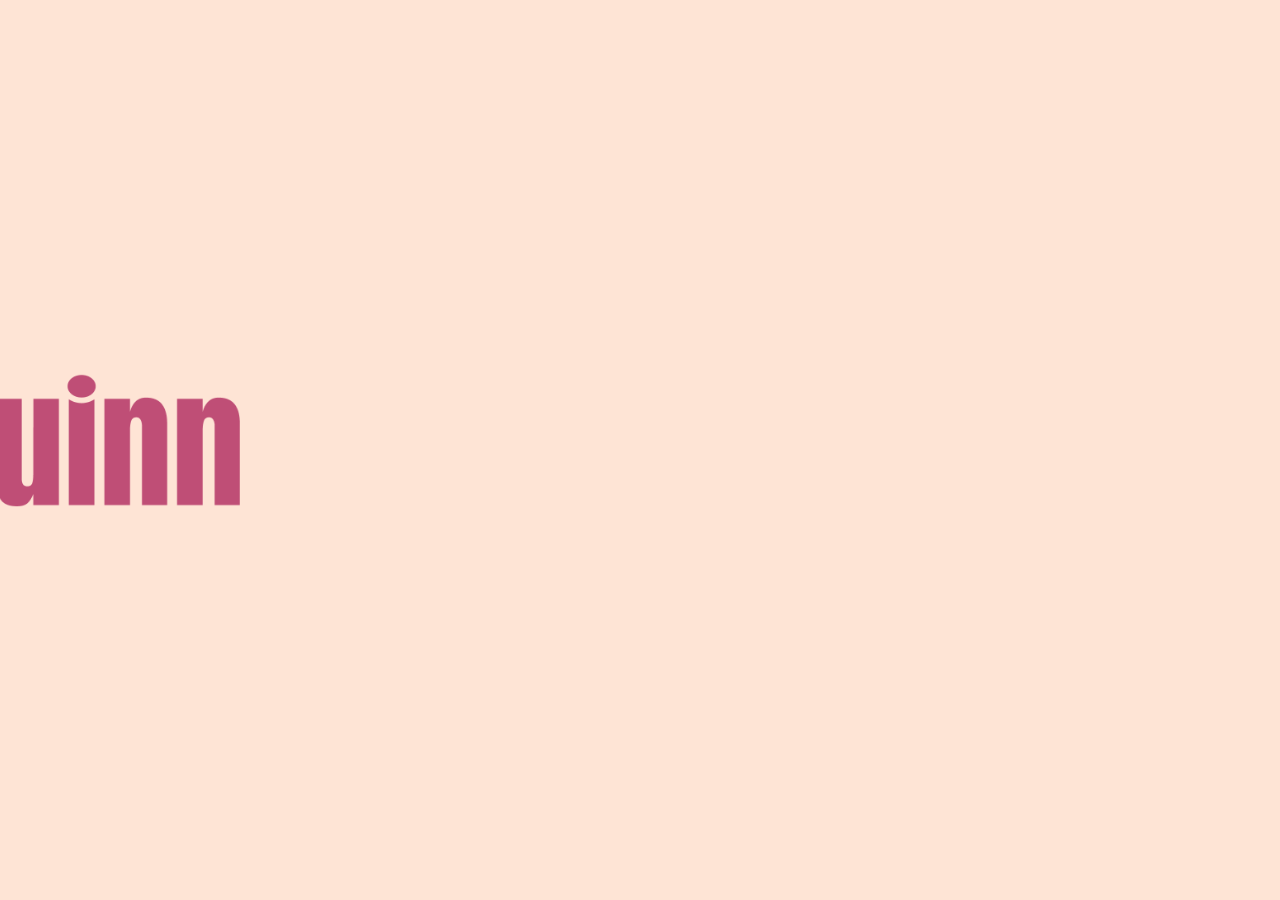
<file: index.html>
<!DOCTYPE html>
<html lang="en">
<head>
    <meta charset="UTF-8">
    <meta name="viewport" content="width=device-width, initial-scale=1.0">
    <link rel="stylesheet" href="css/styles.css">
    <link rel="preconnect" href="https://fonts.googleapis.com">
    <link rel="preconnect" href="https://fonts.gstatic.com" crossorigin>
    <link href="https://fonts.googleapis.com/css2?family=Anton&family=Roboto+Flex:opsz,wght@8..144,100..1000&display=swap" rel="stylesheet">
    <title>Hi I'm Quinn</title>
    <link rel="icon" type="image/png" href="./img/icon-portfolio-web.png">
    <style>
    </style>
</head>
<body>
    <!-- Loading Screen -->
    <div id="loading-screen">
        <div id="loading-logo">
            <img src="./img/hi-im-quinn.png" alt="Logo" style="width: 100%; height: 100%;"> <!-- Replace with your logo image -->
        </div>
    </div>
    <div class="overlay" onclick="closeMenu()"></div>
    <header id="masthead">
        <div class="header-container">
            <div class="header-image">
                <a href="index.html">
                    <img src="./img/hi-im-quinn.png" alt="Hi, I'm Quinn" width="210px" height="auto">
                </a>
            </div>
            <div class="menu-icon" onclick="toggleMenu()">
                <div></div>
                <div></div>
                <div></div>
            </div>
            <nav id="site-navigation" class="main-navigation">
                <ul>
                    <li><a href="about.html"
>ABOUT</a></li>
                    <li><a href="index.html">WORK</a></li>
                    <li><a href="contact.html"
>CONTACT</a></li>
                </ul>
            </nav>
        </div>
    </header>
    <main>
        <div class="button-container">
            <div class="button-item">
                <a href="branding.html" class="button">
                    <span>BRANDING</span>
                    <img src="./img/cover-branding.jpg" alt="cover-branding" width="409.5px" height="234.5px">
                </a>
                <a href="illustration.html" class="button">
                    <span>ILLUSTRATION</span>
                    <img src="./img/cover-illustration.jpg" alt="cover-illustration" width="409.5px" height="234.5px">
                </a>
            </div>
        </div>
    </main>
    <footer>
        <p> © </p>
        <img src="img/hi-im-quinn-b&w.png" alt="" width="auto" height="15px">
        <p>2025</p>
    </footer>
    <script>
        window.addEventListener('load', function() {
    setTimeout(function() {
        document.body.classList.add('loaded');
    }, 1500); 
});
window.addEventListener('load', function() {
    setTimeout(function() {
        document.body.classList.add('loaded');
    }, 1500); 
});

        function toggleMenu() {
            var menu = document.querySelector('.main-navigation');
            var menuIcon = document.querySelector('.menu-icon');
            var overlay = document.querySelector('.overlay');
            menu.classList.toggle('active');
            menuIcon.classList.toggle('active');
            overlay.classList.toggle('active');
        }

        function closeMenu() {
            var menu = document.querySelector('.main-navigation');
            var menuIcon = document.querySelector('.menu-icon');
            var overlay = document.querySelector('.overlay');
            menu.classList.remove('active');
            menuIcon.classList.remove('active');
            overlay.classList.remove('active');
        }
window.addEventListener('wheel', function(event) {
    if (event.deltaY !== 0) {
        event.preventDefault();
        
        var scrollStep = event.deltaY > 0 ? 100 : -100; 
        
        var scrollPosition = window.scrollY + scrollStep;
        
        window.scrollTo({
            top: scrollPosition,
            behavior: 'smooth'
        });
    }
});
document.addEventListener('DOMContentLoaded', function() {
    var currentPage = window.location.pathname.split('/').pop();
    var navLinks = document.querySelectorAll('.main-navigation a');

    navLinks.forEach(function(link) {
        var linkPage = link.getAttribute('href').split('/').pop();
        if (linkPage === currentPage) {
            link.classList.add('active');
        }
    });
});

document.addEventListener('DOMContentLoaded', function() {
        if (!localStorage.getItem('hasVisited')) {
            setTimeout(function() {
                document.body.classList.add('loaded');
                localStorage.setItem('hasVisited', 'true');
            }, 1500); 
        } else {
            document.getElementById('loading-screen').style.display = 'none';
            document.body.classList.add('loaded');
        }
    });

    function toggleMenu() {
        var menu = document.querySelector('.main-navigation');
        var menuIcon = document.querySelector('.menu-icon');
        var overlay = document.querySelector('.overlay');
        menu.classList.toggle('active');
        menuIcon.classList.toggle('active');
        overlay.classList.toggle('active');
    }

    function closeMenu() {
        var menu = document.querySelector('.main-navigation');
        var menuIcon = document.querySelector('.menu-icon');
        var overlay = document.querySelector('.overlay');
        menu.classList.remove('active');
        menuIcon.classList.remove('active');
        overlay.classList.remove('active');
    }

    window.addEventListener('wheel', function(event) {
        if (event.deltaY !== 0) {
            event.preventDefault();
            var scrollStep = event.deltaY > 0 ? 100 : -100;
            var scrollPosition = window.scrollY + scrollStep;
            window.scrollTo({
                top: scrollPosition,
                behavior: 'smooth'
            });
        }
    });

    document.addEventListener('DOMContentLoaded', function() {
        var currentPage = window.location.pathname.split('/').pop();
        var navLinks = document.querySelectorAll('.main-navigation a');

        navLinks.forEach(function(link) {
            var linkPage = link.getAttribute('href').split('/').pop();
            if (linkPage === currentPage) {
                link.classList.add('active');
            }
        });
    });





    </script>
    
    
    

</body>
</html>
</file>
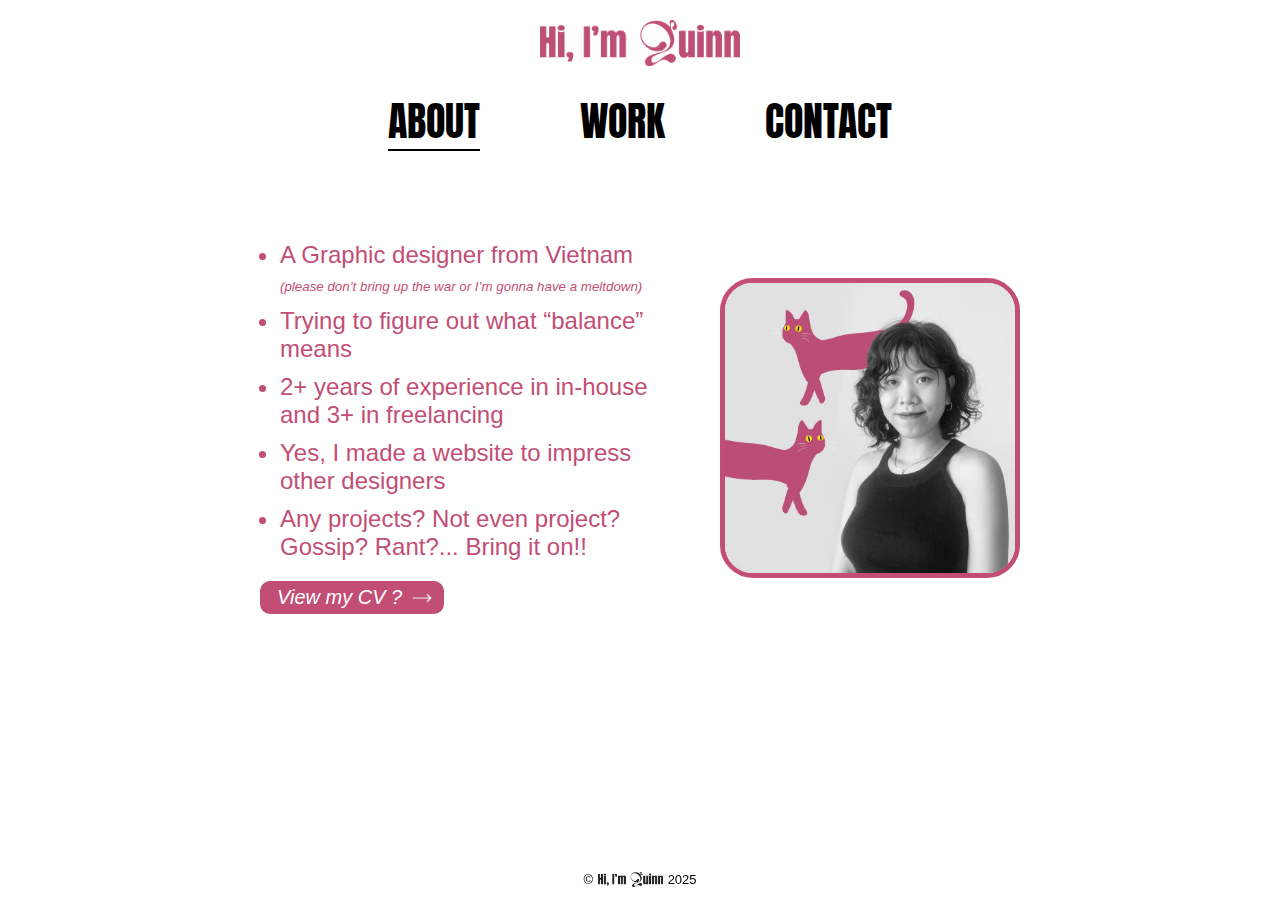
<file: about.html>
<!DOCTYPE html>
<html lang="en">
<head>
    <meta charset="UTF-8">
    <meta name="viewport" content="width=device-width, initial-scale=1.0">
    <link rel="preconnect" href="https://fonts.googleapis.com">
    <link rel="preconnect" href="https://fonts.gstatic.com" crossorigin>
    <link href="https://fonts.googleapis.com/css2?family=Anton&family=Roboto+Flex:opsz,wght@8..144,100..1000&display=swap" rel="stylesheet">
    <title>Hi I'm Quinn</title>
    <link rel="icon" type="image/png" href="./img/icon-portfolio-web.png">

    <style>
        body {
    margin: 0;
    padding: 0;
    font-family: "Anton", sans-serif, "Roboto Flex", sans-serif;
    text-align: center;
    overflow-x: hidden;
}
* {box-sizing: border-box;}
header {
    background-color: #fff;
    color: #333;
    text-align: center;
    display: flex;
    justify-content: center;
    align-items: center;
    width: 100%; /* Make the header full width */
    box-sizing: border-box;
    position: relative;
    z-index: 999; /* Ensure the header is above the content */
}
.header-container {
    display: flex;
    flex-direction: column;
    align-items: center;
}
.header-image {
    margin-top: 20px;
    display: flex;
    justify-content: center;
    align-items: center;    
}

.header-image a {
    display: inline-block; /* Ensure the link doesn't stretch */
}

#site-navigation {
    display: flex;
    justify-content: center;
    align-items: center;
}

.menu-icon {
    display: none; /* Initially hide on larger screens */
    cursor: pointer;
    z-index: 3; /* Place the menu icon above the content */
}

.main-navigation {
    display: flex;
    position: relative;
    justify-content:center;
    background-color: #fff;
    align-items: center;
    transition: .5s;
    /*margin: 0 auto;*/
    z-index: 1; /* Place the menu below the content */
}
 .main-navigation ul {
    display: flex;
    list-style: none;
    margin: 0;
    padding: 0;
    justify-content: center;
    top: 50%;
    right: 0;
}

.main-navigation li {
    margin: 20px 50px;
    /*list-style: none;
    float: left;*/
    position: relative;
     
}

.main-navigation a {
    font-size: 30pt; /* <------ NAVIGATION FONT SIZE */
    text-decoration: none;
    color: #000;
    /*position: relative;
    z-index: 1;*/
    transition: color 0.3s ease;
}


.main-navigation a:hover {
    color: #000;
}

.main-navigation a::after {
    content: '';
    position: absolute;
    left: 0;
    bottom: 0;
    width: 0;
    height: 2px;
    background-color: #000;
    transition: width 0.2s ease;
}

.main-navigation a:hover::after {
    width: 100%;
}
.main-navigation a.active::after {
    width: 100%;
}
.menu-toggle {
    margin-top: 20px;
    position: absolute;
    top: 50%;
    transform: translateY(-50%);
}

.about {
    display: flex;
    justify-content: space-between;
    align-items: center;
    margin: 50px auto; /* Updated to center horizontally */
    padding: 20px;
    max-width: 800px;
}
.intro {
    flex: 1;
    padding-right: 20px;
    display: flex; /* Use flexbox for vertical alignment */
    flex-direction: column; /* Stack items vertically */
}

.intro ul {
    padding: 0;
    color: #c24e76;
    text-align: left;
    margin: 0 20px;
}

.intro ul li {
    margin-bottom: 10px;
    font-family: "Roboto Medium", sans-serif;
    font-size: 18pt;
}
.intro img {
    padding-right: 10px;
}
.wee-intro {
    font-size: 10pt;
    font-style: italic;
}

.resume {
    align-self: flex-start; /* Align to the start (left) of the flex container */
    font-family: "Roboto bold", sans-serif;
    font-style: italic;
    font-size: 15pt;
    display: flex; /* Use flexbox */
    align-items: center; /* Align items vertically */
}
.resume a {
    text-decoration: none;
    color: white;
    display: flex;
    align-items: center;
    margin-top: 10px;
    border: 2px solid #c24e76;
    background: linear-gradient(to right, #c24e76 0%, #c24e76 50%, white 50%, white 100%); /* Use linear gradient */
    background-size: 200% 100%; /* Double the width for left-to-right transition */
    border-radius: 10px;
    padding: 3px 0 3px 15px;
    transition: background-position .5s ease, color .2s ease; /* Smooth transition */
}
.resume a:hover {
    background-position: -100% 0; /* Move the background to the right */
    color: #c24e76;
}
.resume a:hover .arrow-white {
    content: url('img/arrow-pink.png'); /* Change the image on hover */
    margin-right: 10px;
}
.arrow-white {
    margin-left: 10px; /* Adjust the margin to create space between text and arrow */
    height: 20px; /* Ensure consistent height for the arrow */
    display: inline-block; /* Ensure inline display */
    vertical-align: middle; /* Align vertically with the text */
}
.profile-pic {
    width: 300px;
    height: 300px;
    border: 5px solid #c24e76;
    border-radius: 33px;
}

.profile-pic img {
    width: 100%;
    height: 100%;
    border-radius: 27px;
}



footer {
    display: flex;
    margin-top: auto;
    text-align: center;
    align-items: center; /* vertically */
    justify-content: center; /* horizontally */
    width: 100%;
    position: fixed;
    bottom: 0;
}
footer img {
    margin: auto 5px;
}
footer p {
    font-family: "Roboto Thin", sans-serif; /* Use a font that has a thin weight */
    font-size: small;
}


/* Responsive styles for mobile */
@media (max-width: 768px) {
    body {
        overflow: hidden; /* Prevent scrolling when the menu is open */
        height: 100%;
        overflow-y: scroll;
    }
    .header-image {
        margin-top: 30px;
    
    }
    .main-navigation {
        flex-direction: column;
        align-items: flex-end;
        background-color: #fff;
        width: 100%;
        display: none;
        position: relative;
        top: 40px;
        right: 0;
    }

    .main-navigation.active {
        display: flex;
    }

    .main-navigation ul {
        flex-direction: column;
        margin-right: 15px;
        display: none;
        position: absolute;
        top: 100%;
        left: 0;
        width: 100%;
        background-color: #fff;
        text-align: right;
        margin-top: 100px;
    }
    .main-navigation.active ul {
        display: flex;
        flex-direction: column;
    }
    .main-navigation li {
        margin: 15px 10px;
        text-align: center; /* Align the text to the right */
    }

    .menu-icon {
        display: block; /* Display on smaller screens */
        position: absolute;
        top: 25px;
        right: 20px;
        z-index: 7; /* Ensure the menu icon is above the overlay */
    }

    .menu-icon div {
        width: 30px;
        height: 3px;
        background-color: #000;
        margin: 6px 0;
        transition: 0.4s;
    }

    .menu-icon.active div:nth-child(1) {
        transform: rotate(-45deg) translate(-6px, 6px);
    }

    .menu-icon.active div:nth-child(2) {
        opacity: 0;
    }

    .menu-icon.active div:nth-child(3) {
        transform: rotate(45deg) translate(-6px, -6px);
    }
    .overlay {
        display: none;
        position: fixed;
        width: 100%;
        height: 100%;
        background-color: rgba(255, 255, 255, 1); 
        top: 0;
        left: 0;
        z-index: 5;
        visibility: hidden;
        opacity: 0;
        transition: opacity 0.3s ease-in-out, visibility 0s linear 0.3s;
    }
    
    .overlay.active {
        display: block;
        visibility: visible;
        opacity: 1;
        transition: opacity 0.3s ease-in-out, visibility 0s linear 0s;
    }
    .about {
        flex-direction: column; /* Change to column layout */
        align-items: center; /* Center items horizontally */
    }

    .intro {
        padding-right: 0; /* Remove right padding */
        margin-bottom: 20px; /* Add bottom margin */
        text-align: center; /* Center text */
    }
    .intro ul li {
        font-size: 13pt;
    }
    .resume {
        align-self: center; /* Center resume horizontally */
    }

    .profile-pic {
        order: 1; /* Change order to move below intro */
        margin-top: 20px; /* Add top margin */
    }
    footer {
        position: fixed;
        bottom: 0;
        left: 0;
        width: 100%;
        height: 35px; /* 70% of the original height (50px) */
        z-index: 2; /* Ensure it appears above other content */
    }

    footer p,
    footer img {
        font-size: 70%; /* Make the content 30% smaller */
    }
}
@media (max-width: 480px) {


    footer {
        position: relative;
        bottom: 0;
        left: 0;
        width: 100%;
        height: 35px; /* 70% of the original height (50px) */
        z-index: 2; /* Ensure it appears above other content */
    }

    footer p,
    footer img {
        font-size: 70%; /* Make the content 30% smaller */
    }
    
}
    </style>
</head>
<body>
    <div class="overlay" onclick="closeMenu()"></div>
    <header id="masthead">
        <div class="header-container">
            <div class="header-image">
                <a href="index.html">
                    <img src="img/hi-im-quinn.png" alt="Hi, I'm Quinn" width="200px" height="auto">
                </a>
            </div>
            <div class="menu-icon" onclick="toggleMenu()">
                <div></div>
                <div></div>
                <div></div>
            </div>
            <nav id="site-navigation" class="main-navigation">
                <ul>
                    <li><a href="about.html"
>ABOUT</a></li>
                    <li><a href="index.html">WORK</a></li>
                    <li><a href="contact.html"
>CONTACT</a></li>
                </ul>
            </nav>
        </div>
        
    </header>
    <div class="about">
        <div class="intro">
            <ul>
                <li>A Graphic designer from Vietnam <span class="wee-intro">(please don’t bring up the war or I’m gonna have a meltdown)</span></li>
                <li>Trying to figure out what “balance” means</li>
                <li>2+ years of experience in in-house and 3+ in freelancing</li>
                <li>Yes, I made a website to impress other designers</li>
                <li>Any projects? Not even project? Gossip? Rant?... Bring it on!!</li>
            </ul>
            <div class="resume">
                <a href="javascript:void(0);" onclick="openResume()">View my CV ?
                    <span class="arrow-white"><img src="img/arrow-white.png" alt="arrow-white" width="30px" height="auto"></span>
                </a>
            </div>
        </div>
        <div class="profile-pic">
            <img src="img/profile-picture.jpg" alt="prp">
        </div>
    </div>
    <footer>
        <p> © </p>
        <img src="img/hi-im-quinn-b&w.png" alt="" width="auto" height="15px">
        <p>2025</p>
    </footer>
    <script>
        function toggleMenu() {
            var menu = document.querySelector('.main-navigation');
            var menuIcon = document.querySelector('.menu-icon');
            var overlay = document.querySelector('.overlay');
            menu.classList.toggle('active');
            menuIcon.classList.toggle('active');
            overlay.classList.toggle('active');
        }

        function closeMenu() {
            var menu = document.querySelector('.main-navigation');
            var menuIcon = document.querySelector('.menu-icon');
            var overlay = document.querySelector('.overlay');
            menu.classList.remove('active');
            menuIcon.classList.remove('active');
            overlay.classList.remove('active');
        }
window.addEventListener('wheel', function(event) {
    if (event.deltaY !== 0) {
        event.preventDefault();
        
        var scrollStep = event.deltaY > 0 ? 100 : -100; // You can adjust the scrolling speed here
        
        var scrollPosition = window.scrollY + scrollStep;
        
        window.scrollTo({
            top: scrollPosition,
            behavior: 'smooth'
        });
    }
});
document.addEventListener('DOMContentLoaded', function() {
    var currentPage = window.location.pathname.split('/').pop();
    var navLinks = document.querySelectorAll('.main-navigation a');

    navLinks.forEach(function(link) {
        var linkPage = link.getAttribute('href').split('/').pop();
        if (linkPage === currentPage) {
            link.classList.add('active');
        }
    });
});
document.addEventListener('DOMContentLoaded', function() {
    var resumeLink = document.querySelector('.resume a');
    var arrowImage = resumeLink.querySelector('.arrow-white');
    var originalImage = arrowImage.src; 

    resumeLink.addEventListener('mouseover', function() {
        resumeLink.classList.add('hovered');
        arrowImage.src = 'img/arrow-pink.png'; 
    });
    
    resumeLink.addEventListener('mouseout', function() {
        resumeLink.classList.remove('hovered');
        arrowImage.src = originalImage; 
    });
});
function openResume() {
    
    var newWindow = window.open('', '_blank');
    
    
    newWindow.document.body.innerHTML = '<img src="img/quinn-2025-resume.jpg" alt="2025 CV" style="display: block; margin: auto; max-width: 100%; max-height: 100vh;">';

    
    newWindow.document.title = "Quinn's CV"; 
}


    </script>
</body>
</html>
</file>
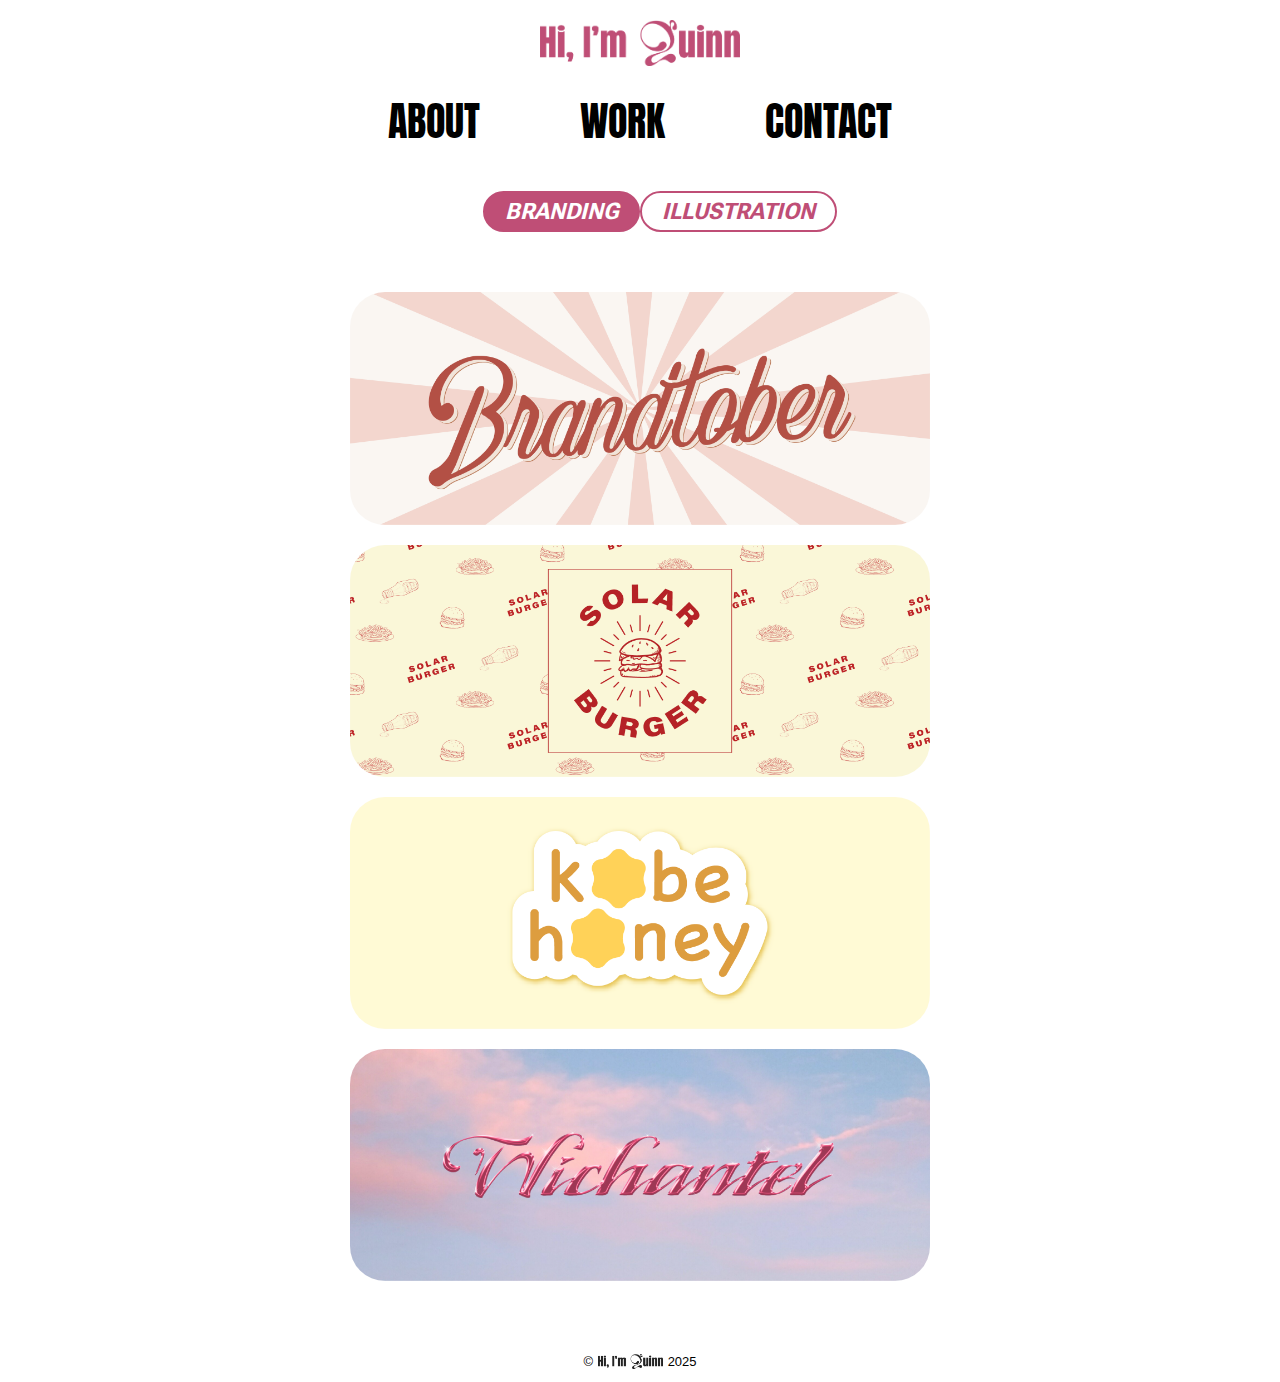
<file: branding.html>
<!DOCTYPE html>
<html lang="en">
<head>
    <meta charset="UTF-8">
    <meta name="viewport" content="width=device-width, initial-scale=1.0">
    <link rel="preconnect" href="https://fonts.googleapis.com">
    <link rel="preconnect" href="https://fonts.gstatic.com" crossorigin>
    <link href="https://fonts.googleapis.com/css2?family=Anton&family=Roboto+Flex:opsz,wght@8..144,100..1000&display=swap" rel="stylesheet">
    <title>Hi I'm Quinn</title>
    <link rel="icon" type="image/png" href="./img/icon-portfolio-web.png">
    <style>
* {box-sizing: border-box;}
body {
    margin: 0;
    padding: 0;
    font-family: "Anton", sans-serif, "Roboto Flex", sans-serif;
    text-align: center;
    overflow-x: hidden;
    display: flex;
    flex-direction: column;
    min-height: 100vh; /* Set minimum height to full viewport height */
}

header {
    background-color: #fff;
    color: #333;
    text-align: center;
    display: flex;
    justify-content: center;
    align-items: center;
    width: 100%; /* Make the header full width */
    box-sizing: border-box;
    position: relative;
    z-index: 999; /* Ensure the header is above the content */
}
.header-container {
    display: flex;
    flex-direction: column;
    align-items: center;
}
.header-image {
    margin-top: 20px;
    display: flex;
    justify-content: center;
    align-items: center;    
}

.header-image a {
    display: inline-block; /* Ensure the link doesn't stretch */
}

#site-navigation {
    display: flex;
    justify-content: center;
    align-items: center;
}

.menu-icon {
    display: none; /* Initially hide on larger screens */
    cursor: pointer;
    z-index: 3; /* Place the menu icon above the content */
}

.main-navigation {
    display: flex;
    position: relative;
    justify-content:center;
    background-color: #fff;
    align-items: center;
    transition: .5s;
    /*margin: 0 auto;*/
    z-index: 1; /* Place the menu below the content */
}
 .main-navigation ul {
    display: flex;
    list-style: none;
    margin: 0;
    padding: 0;
    justify-content: center;
    top: 50%;
    right: 0;
}

.main-navigation li {
    margin: 20px 50px;
    /*list-style: none;
    float: left;*/
    position: relative;
     
}

.main-navigation a {
    font-size: 30pt; /* <------ NAVIGATION FONT SIZE */
    text-decoration: none;
    color: #000;
    /*position: relative;
    z-index: 1;*/
    transition: color 0.3s ease;
}


.main-navigation a:hover {
    color: #000;
}

.main-navigation a::after {
    content: '';
    position: absolute;
    left: 0;
    bottom: 0;
    width: 0;
    height: 2px;
    background-color: #000;
    transition: width 0.2s ease;
    border-radius: 150px;
}

.main-navigation a:hover::after {
    width: 100%;
}
.main-navigation a.active::after {
    width: 100%;
}


.menu-toggle {
    margin-top: 20px;
    position: absolute;
    top: 50%;
    transform: translateY(-50%);
}
.work-menu-button {
    margin-top: 30px;
}
.work-menu-button ul {
    display: flex;
    justify-content: space-between;
    width: fit-content;
    font-size: 17pt;
    font-family: 'roboto flex', sans-serif;
    font-weight: bolder;
    font-style: italic;
    list-style: none;
    margin: 0 auto;
    color: #bf4e76;
}
.work-menu-button li {
    border: solid 2px #bf4e76;
    padding: 5px 20px;
    border-radius: 25px;
    transition: background-color 0.3s, color 0.3s; /* Add transition for smooth effect */
}
.work-menu-button li:hover {
    background-color: #bf4e76;
    color: white;
}
.nav-work {
    margin-top: 20px;
}
.nav-work ul {
    overflow: hidden;
    width: fit-content;
    display: flex;
    flex-direction: row;
    font-size: 17pt;
    font-family: 'roboto flex', sans-serif;
    font-weight: bolder;
    font-style: italic;
    list-style-type: none;
    text-decoration: none;
    margin: 0 auto;
    color: #bf4e76;
}
.nav-work a {
    color: #bf4e76;
    display: inline-block;
    text-decoration: none;
    border: solid 2px #bf4e76;
    padding: 5px 20px;
    border-radius: 25px;
    transition: background-color 0.3s, color 0.3s;
    position: relative;
}
.nav-work a:hover {
    background-color: #bf4e76;
    color: #fff;
}
.nav-work a:hover, .nav-work li.active a { /* Modified */
    background-color: #bf4e76;
    color: #fff;
}
.navigation {
    position: absolute;
    display: flex;
    flex-direction: row;
    align-items: center;
    margin-left: 50px;
    margin-bottom: 30px;
    opacity: 0;
}
.navigation a {
    color: #8e8e8e;
    font-family: "Roboto Flex", sans-serif;
    font-size: 14pt;
    text-decoration: none;
}
.navigation img {
    width: 10px;
    margin: auto 10px;
}
.branding-list-item {
    flex-grow: 1;
}
.branding-list .branding-list-item {
    position: relative;
    margin: 10px;
    overflow: hidden;
}
.branding-list {
    display: flex;
    flex-direction: column;
    margin: 50px auto;
    width: 600px;
}
.branding-list a {
    transition: background-color 0.3s, border-radius 0.3s, color 0.3s; /* Add transition for smooth effect */
    position: relative; /* Set position to relative for absolute positioning */
    margin: 10px;
}

.branding-list img {
    display: block;
    width: 100%;
    height: auto;
    border-radius: 35px;
    transition: opacity 0.3s;
}
.branding-list a::after {
    content: '';
    position: absolute;
    top: 0;
    left: 0;
    width: 100%;
    height: 100%;
    opacity: 0;
    background-color: #bf4e76;
    color: fff;
    transition: opacity 0.3s;
    border-radius: 35px;
}

.branding-list a:hover::after {
    opacity: 1;
}

.branding-list .branding-list-item::after {
    content: attr(data-text);
    position: absolute;
    top: 0;
    left: 0;
    width: 100%;
    height: 100%;
    opacity: 0;
    display: flex;
    justify-content: center;
    align-items: center;
    color: white;
    font-size: 24px;
    font-weight: 500;
    border-radius: 35px;
    font-family: "Roboto Flex", sans-serif;
}

.branding-list .branding-list-item:hover::after {
    opacity: 1;
}

.scroll-top-button {
    display: none; /* Hide by default */
    position: fixed; /* Fixed position */
    bottom: 20px; /* 20px from the bottom */
    right: 20px; /* 20px from the right */
    padding: 10px;
    transition: transform 0.3s; /* Add transition for smooth effect */
}
.scroll-top-button:hover {
    transform: scale(1.1); /* Slightly increase size on hover */
}
footer {
    display: flex;
    margin-top: auto;
    text-align: center;
    align-items: center; /* vertically */
    justify-content: center; /* horizontally */
    width: 100%;
    position: relative;
}
footer img {
    margin: auto 5px;
}
footer p {
    font-family: "Roboto Thin", sans-serif; /* Use a font that has a thin weight */
    font-size: small;
}
@media (min-width: 768px) {
    
    
}
/* Responsive styles for mobile */
@media (max-width: 768px) {
    body {
        overflow: hidden; /* Prevent scrolling when the menu is open */
        overflow-x: hidden;
        overflow-y: scroll;
    }
    .header-image {
        margin-top: 30px;
    
    }
    .main-navigation {
        flex-direction: column;
        align-items: flex-end;
        background-color: #fff;
        width: 100%;
        display: none;
        position: relative;
        top: 40px;
        right: 0;
    }

    .main-navigation.active {
        display: flex;
    }

    .main-navigation ul {
        flex-direction: column;
        margin-right: 15px;
        display: none;
        position: absolute;
        top: 100%;
        left: 0;
        width: 100%;
        background-color: #fff;
        text-align: right;
        margin-top: 100px;
    }
    .main-navigation.active ul {
        display: flex;
        flex-direction: column;
    }
    .main-navigation li {
        margin: 15px 10px;
        text-align: center; /* Align the text to the right */
    }

    .menu-icon {
        display: block; /* Display on smaller screens */
        position: absolute;
        top: 25px;
        right: 20px;
        z-index: 7; /* Ensure the menu icon is above the overlay */
    }

    .menu-icon div {
        width: 30px;
        height: 3px;
        background-color: #000;
        margin: 6px 0;
        transition: 0.4s;
    }

    .menu-icon.active div:nth-child(1) {
        transform: rotate(-45deg) translate(-6px, 6px);
    }

    .menu-icon.active div:nth-child(2) {
        opacity: 0;
    }

    .menu-icon.active div:nth-child(3) {
        transform: rotate(45deg) translate(-6px, -6px);
    }
    .overlay {
        display: none;
        position: fixed;
        width: 100%;
        height: 100%;
        background-color: rgba(255, 255, 255, 1); 
        top: 0;
        left: 0;
        z-index: 5;
        visibility: hidden;
        opacity: 0;
        transition: opacity 0.3s ease-in-out, visibility 0s linear 0.3s;
    }
    
    .overlay.active {
        display: block;
        visibility: visible;
        opacity: 1;
        transition: opacity 0.3s ease-in-out, visibility 0s linear 0s;
    }
    .nav-work {
        display: none;
    }
    .nav-work ul {
        display: flex;
        flex-direction: column;
    }
    .navigation {
        opacity: 1;
        display: flex;
        justify-content: center;
        align-items: center;
        margin-top: 20px;
    }
    
    .branding-list {
        display: flex;
        flex-wrap: wrap;
        justify-content: center;
        align-items: center;
        max-width: 80%; /* Adjust max-width as needed */
    }

    .branding-list-item {
        margin: 10px;
        box-sizing: border-box;
    }
    
    .branding-list img {
        border-radius: 15px;
    }
    .branding-list a::after {
    border-radius: 15px;
    }

.branding-list .branding-list-item::after {
    border-radius: 15px;
}

    footer {
        position: relative;
        width: 100%;
        height: 35px; /* 70% of the original height (50px) */
        z-index: 2;
    }

    footer p,
    footer img {
        font-size: 70%; /* Make the content 30% smaller */
    }
}
@media (max-width: 480px) {

    .button-container {
        margin-top: 30px;
    }
    .button {
        width: calc(100% - 20px); /* 50% of container width minus margin */
        height: 50px; /* Set height to 30px for smaller screens */
        line-height: 50px; /* Adjust line height to vertically center text */
    }
    
    footer {
        position: relative;
        bottom: 0;
        left: 0;
        width: 100%;
        height: 35px; /* 70% of the original height (50px) */
        z-index: 2; /* Ensure it appears above other content */
    }

    footer p,
    footer img {
        font-size: 70%; /* Make the content 30% smaller */
    }
        
}
    </style>
</head>
<body>
    <div class="overlay" onclick="closeMenu()"></div>
    <header id="masthead">
        <div class="header-container">
            <div class="header-image">
                <a href="index.html">
                    <img src="./img/hi-im-quinn.png" alt="Hi, I'm Quinn" width="200px" height="auto">
                </a>
            </div>
            <div class="menu-icon" onclick="toggleMenu()">
                <div></div>
                <div></div>
                <div></div>
            </div>
            <nav id="site-navigation" class="main-navigation">
                <ul>                    
                    <li><a href="about.html"
>ABOUT</a></li>
                    <li><a href="index.html">WORK</a></li>
                    <li><a href="contact.html"
>CONTACT</a></li>
                </ul>
            </nav>
        </div>
    </header>
    <div>
        <div>
            <nav class="nav-work">
                <ul> 
                    <li class="active"><a href="branding.html">BRANDING</a></li>
                    <li><a href="illustration.html">ILLUSTRATION</a></li>
                </ul>
            </nav>
        </div>    
        <div class="navigation">
            <a href="index.html">Work</a>
            <img src="./img/arrow-right.png" alt="Arrow">
            <a href="branding.html">Branding</a>
        </div>
    </div>
    <div class="branding-list">
            <a href="brandtober.html" class="branding-list-item" data-text="BRANDTOBER">
                <img src="./img/branding-brandtober.png" alt="brandtober" width="500px" height="200px">
            </a>
            <a href="solar-burger.html" class="branding-list-item" data-text="SOLAR BURGER">
                <img src="./img/branding-solar-burger.png" alt="solar burger" width="500px" height="200px">
            </a>
            <a href="kobe-honey.html" class="branding-list-item" data-text="KOBE HONEY">
                <img src="./img/branding-kobe-honey.png" alt="kobe honey" width="500px" height="200px">
            </a>
            <a href="wichantel.html" class="branding-list-item" data-text="WICHANTEL">
                <img src="./img/branding-wichantel.png" alt="wichantel" width="500px" height="200px">
            </a>
            
    </div>
    <div>
        <a href="#" id="scrollTopButton" class="scroll-top-button" aria-label="Scroll to top">
            <img src="./img/arrow-up.png" alt="scroll-top-button" width="50px" height="50px">
        </a>
    </div>
    <footer>
        <p> © </p>
        <img src="img/hi-im-quinn-b&w.png" alt="" width="auto" height="15px">
        <p>2025</p>
    </footer>
    <script>
        function toggleMenu() {
            var menu = document.querySelector('.main-navigation');
            var menuIcon = document.querySelector('.menu-icon');
            var overlay = document.querySelector('.overlay');
            menu.classList.toggle('active');
            menuIcon.classList.toggle('active');
            overlay.classList.toggle('active');
        }

        function closeMenu() {
            var menu = document.querySelector('.main-navigation');
            var menuIcon = document.querySelector('.menu-icon');
            var overlay = document.querySelector('.overlay');
            menu.classList.remove('active');
            menuIcon.classList.remove('active');
            overlay.classList.remove('active');
        }
window.addEventListener('wheel', function(event) {
    if (event.deltaY !== 0) {
        event.preventDefault();
        
        var scrollStep = event.deltaY > 0 ? 100 : -100; // You can adjust the scrolling speed here
        
        var scrollPosition = window.scrollY + scrollStep;
        
        window.scrollTo({
            top: scrollPosition,
            behavior: 'smooth'
        });
    }
});
document.addEventListener('DOMContentLoaded', function() {
    var currentPage = window.location.pathname.split('/').pop();
    var navLinks = document.querySelectorAll('.main-navigation a');

    navLinks.forEach(function(link) {
        var linkPage = link.getAttribute('href').split('/').pop();
        if (linkPage === currentPage) {
            link.classList.add('active');
        }
    });
});
document.addEventListener('DOMContentLoaded', function() {
    const internalLinks = document.querySelectorAll('a[href^="#"]');
    
    internalLinks.forEach(link => {
        link.addEventListener('click', function(e) {
            e.preventDefault();

            const targetId = this.getAttribute('href').substring(1);
            const target = document.getElementById(targetId);
            
            if (target) {
                const offsetTop = target.offsetTop;
                smoothScrollTo(offsetTop);
            }
        });
    });

    window.addEventListener('wheel', function(event) {
        if (event.deltaY !== 0) {
            event.preventDefault();
            
            var scrollStep = event.deltaY > 0 ? 500 : -350; 
            
            var scrollPosition = window.scrollY + scrollStep;
            
            smoothScrollTo(scrollPosition);
        }
    });
});

function smoothScrollTo(targetPosition) {
    const currentPosition = window.scrollY;
    
    const distance = Math.abs(targetPosition - currentPosition);
    
    const duration = Math.min(1000, distance); 
    
    const startTime = performance.now();
    
    function scroll(timestamp) {
        const elapsedTime = timestamp - startTime;
        
        const progress = Math.min(elapsedTime / duration, 1);
        
        const easedProgress = ease(progress);
        
        const newPosition = currentPosition + (targetPosition - currentPosition) * easedProgress;
        
        window.scrollTo(0, newPosition);
        
        if (progress < 1) {
            requestAnimationFrame(scroll);
        }
    }
    
    requestAnimationFrame(scroll);
}

function ease(t) {
    return t < 0.5 ? 2 * t * t : -1 + (4 - 2 * t) * t;
}
document.addEventListener('DOMContentLoaded', function() {
    const scrollTopButton = document.getElementById('scrollTopButton');
    
    window.addEventListener('scroll', function() {
        if (window.scrollY > 500) { 
            scrollTopButton.style.display = 'block';
        } else {
            scrollTopButton.style.display = 'none';
        }
    });

    scrollTopButton.addEventListener('click', function(e) {
        e.preventDefault();
        smoothScrollTo(0);
    });
});

function smoothScrollTo(targetPosition) {
    const currentPosition = window.scrollY;
    
    const distance = Math.abs(targetPosition - currentPosition);
    
    const duration = Math.min(1000, distance); 
    
    const startTime = performance.now();
    
    function scroll(timestamp) {
        const elapsedTime = timestamp - startTime;
        
        const progress = Math.min(elapsedTime / duration, 1);
        
        const easedProgress = ease(progress);
        
        const newPosition = currentPosition + (targetPosition - currentPosition) * easedProgress;
        
        window.scrollTo(0, newPosition);
        
        if (progress < 1) {
            requestAnimationFrame(scroll);
        }
    }
    
    requestAnimationFrame(scroll);
}

function ease(t) {
    return t < 0.5 ? 2 * t * t : -1 + (4 - 2 * t) * t;
}

</script>
</body>
</html>
</file>
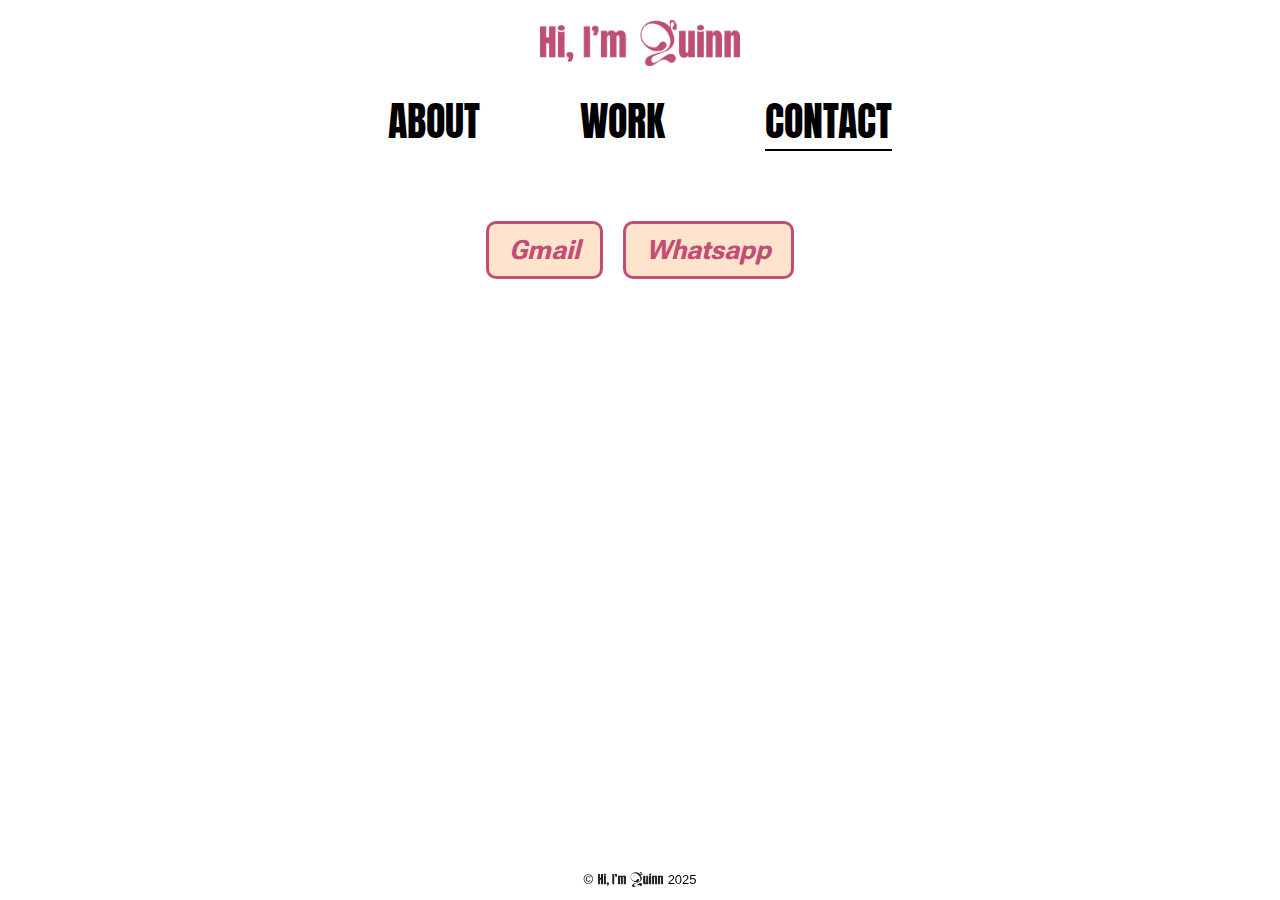
<file: contact.html>
<!DOCTYPE html>
<html lang="en">
<head>
    <meta charset="UTF-8">
    <meta name="viewport" content="width=device-width, initial-scale=1.0">
    <link rel="preconnect" href="https://fonts.googleapis.com">
    <link rel="preconnect" href="https://fonts.gstatic.com" crossorigin>
    <link href="https://fonts.googleapis.com/css2?family=Anton&family=Roboto+Flex:opsz,wght@8..144,100..1000&display=swap" rel="stylesheet">
    <title>Hi I'm Quinn</title>
    <link rel="icon" type="image/png" href="./img/icon-portfolio-web.png">

    <style>
        body {
    margin: 0;
    padding: 0;
    font-family: "Anton", sans-serif, "Roboto Flex", sans-serif;
    text-align: center;
    overflow-x: hidden;
}
* {box-sizing: border-box;}
header {
    background-color: #fff;
    color: #333;
    text-align: center;
    display: flex;
    justify-content: center;
    align-items: center;
    width: 100%; 
    box-sizing: border-box;
    position: relative;
    z-index: 999; 
}
.header-container {
    display: flex;
    flex-direction: column;
    align-items: center;
}
.header-image {
    margin-top: 20px;
    display: flex;
    justify-content: center;
    align-items: center;    
}

.header-image a {
    display: inline-block; /* Ensure the link doesn't stretch */
}

#site-navigation {
    display: flex;
    justify-content: center;
    align-items: center;
}

.menu-icon {
    display: none; /* Initially hide on larger screens */
    cursor: pointer;
    z-index: 800; /* Place the menu icon above the content */
}

.main-navigation {
    display: flex;
    position: relative;
    justify-content:center;
    background-color: #fff;
    align-items: center;
    transition: .5s;
    /*margin: 0 auto;*/
    z-index: 1; /* Place the menu below the content */
}
 .main-navigation ul {
    display: flex;
    list-style: none;
    margin: 0;
    padding: 0;
    justify-content: center;
    top: 50%;
    right: 0;
}

.main-navigation li {
    margin: 20px 50px;
    /*list-style: none;
    float: left;*/
    position: relative;
     
}

.main-navigation a {
    font-size: 30pt; /* <------ NAVIGATION FONT SIZE */
    text-decoration: none;
    color: #000;
    /*position: relative;
    z-index: 1;*/
    transition: color 0.3s ease;
}


.main-navigation a:hover {
    color: #000;
}

.main-navigation a::after {
    content: '';
    position: absolute;
    left: 0;
    bottom: 0;
    width: 0;
    height: 2px;
    background-color: #000;
    transition: width 0.2s ease;
}

.main-navigation a:hover::after {
    width: 100%;
}
.menu-toggle {
    margin-top: 20px;
    position: absolute;
    top: 50%;
    transform: translateY(-50%);
}
.main-navigation a.active::after {
    width: 100%;
}
.contact {
    display: flex;
    justify-content: space-between;
    margin-top: 50px;
    width: fit-content;
    margin: 50px auto;
    font-size: 20pt;
    font-family: 'roboto flex', sans-serif;
    font-weight: bold;
    font-style: italic;
}

.tooltip {
    text-decoration: none;
    margin: 0 10px;
    position: relative;
    padding: 10px 20px;
    background-color: #ffe4cd;
    border: 3px solid #c24e76;
    border-radius: 10px;
    cursor: pointer;
    transition: background-color 0.3s ease;
    color: #c24e76;
}

.tooltip:hover {
    background-color: #c24e76;
    color: white;
}

.tooltip::before {
    content: attr(data-tooltip);
    position: absolute;
    top: calc(100% + 15px); /* Move the tooltip down */
    left: 50%; /* Center the tooltip horizontally */
    transform: translateX(-50%);
    color: #000;
    background-color: #ffe4cd;
    font-size: 14px;
    padding: 5px 10px;
    border-radius: 5px;
    pointer-events: none;
    transition: opacity 0.3s ease;
    font-family: 'Roboto Flex', sans-serif; /* Change font */
    font-weight: 100; /* Set font weight to thin */
    opacity: 0;
    z-index: 1; /* Ensure the tooltip is above the button */
    user-select: text; /* Allow text selection */
    white-space: nowrap;

}

.tooltip:hover::before {
    opacity: 1;
}

.tooltip::after {
    content: "";
    position: absolute;
    top: calc(100% - 5px); /* Move the arrow up */
    left: 50%;
    transform: translateX(-50%);
    border: 10px solid transparent;
    border-bottom-color: #ffe4cd; /* Make the arrow match the background color */
    pointer-events: none;
    opacity: 0;
    transition: opacity 0.3s ease;
}

.tooltip:hover::after {
    opacity: 1;
}

.popup {
    display: none;
    position: fixed;
    top: 50%;
    left: 50%;
    transform: translate(-50%, -50%);
    background-color: #ffe4cd;
    padding: 20px 50px;
    border-radius: 15px;
    z-index: 101;
}

.popup-message {
    display: none; /* Initially hidden */
    position: fixed;
    top: 50%;
    left: 50%;
    transform: translate(-50%, -50%);
    background-color: #ffe4cd;
    color: #c24e76;
    padding: 10px 20px;
    border-radius: 10px;
    font-family: 'Roboto Flex', sans-serif;
    font-size: 16pt;
    z-index: 200; /* Make sure it's above other elements */
}

.popup-content {
    text-align: center;
    font-family: 'roboto', sans-serif;
    font-weight: 400;
    font-size: 20pt;
}

.close {
    position: absolute;
    top: -10px;
    right: 10px;
    cursor: pointer;
    font-family: 'roboto', sans-serif;
    font-size: 40pt;
    font-weight: thin;
    color: #c24e76;
}

.close:hover {
    color: black;
}
.popup-overlay {
    display: none;
    position: fixed;
    top: 0;
    left: 0;
    width: 100%;
    height: 100%;
    background-color: rgba(0, 0, 0, 0.3); /* Semi-transparent black color */
    z-index: 100; /* Ensure the overlay covers all elements */
}


footer {
    display: flex;
    text-align: center;
    align-items: center; /* vertically */
    justify-content: center; /* horizontally */
    position: fixed;
    bottom: 0;
    width: 100%;
}
footer img {
    margin: auto 5px;
}
footer p {
    font-family: "Roboto Thin", sans-serif; /* Use a font that has a thin weight */
    font-size: small;
}


/* Responsive styles for mobile */
@media (max-width: 768px) {
    body {
        overflow: hidden; /* Prevent scrolling when the menu is open */
    }
    .header-image {
        margin-top: 30px;
    
    }
    .main-navigation {
        flex-direction: column;
        align-items: flex-end;
        background-color: #fff;
        width: 100%;
        display: none;
        position: relative;
        top: 40px;
        right: 0;
    }

    .main-navigation.active {
        display: flex;
    }

    .main-navigation ul {
        flex-direction: column;
        margin-right: 15px;
        display: none;
        position: absolute;
        top: 100%;
        left: 0;
        width: 100%;
        background-color: #fff;
        text-align: right;
        margin-top: 100px;
    }
    .main-navigation.active ul {
        display: flex;
        flex-direction: column;
    }
    .main-navigation li {
        margin: 15px 10px;
        text-align: center; /* Align the text to the right */
    }

    .menu-icon {
        display: block; /* Display on smaller screens */
        position: absolute;
        top: 25px;
        right: 20px;
        z-index: 7; /* Ensure the menu icon is above the overlay */
    }

    .menu-icon div {
        width: 30px;
        height: 3px;
        background-color: #000;
        margin: 6px 0;
        transition: 0.4s;
    }

    .menu-icon.active div:nth-child(1) {
        transform: rotate(-45deg) translate(-6px, 6px);
    }

    .menu-icon.active div:nth-child(2) {
        opacity: 0;
    }

    .menu-icon.active div:nth-child(3) {
        transform: rotate(45deg) translate(-6px, -6px);
    }
    .overlay {
        display: none;
        position: fixed;
        width: 100%;
        height: 100%;
        background-color: rgba(255, 255, 255, 1); 
        top: 0;
        left: 0;
        z-index: 5;
        visibility: hidden;
        opacity: 0;
        transition: opacity 0.3s ease-in-out, visibility 0s linear 0.3s;
    }
    
    .overlay.active {
        display: block;
        visibility: visible;
        opacity: 1;
        transition: opacity 0.3s ease-in-out, visibility 0s linear 0s;
    }
    .contact {
        flex-direction: column; /* Change to a column layout */
        align-items: center; /* Center items vertically */
    }
    .tooltip {
        margin: 10px 0; /* Add margin between buttons */
    }
    .tooltip::before,
    .tooltip::after {
        display: none; /* Hide the tooltip and arrow */
    }
    .popup {
        padding: 20px 30px 10px 30px;
        
    }
    .popup-content {
        font-size: 13pt;
    }
    .close {
        font-size: 30pt;
    }
    footer {
        position: fixed;
        bottom: 0;
        left: 0;
        width: 100%;
        height: 35px; /* 70% of the original height (50px) */
        z-index: 2;
    }

    footer p,
    footer img {
        font-size: 70%; /* Make the content 30% smaller */
    }
}
    </style>
</head>
<body>
    <div class="overlay" onclick="closeMenu()"></div>
    <header id="masthead">
        <div class="header-container">
            <div class="header-image">
                <a href="index.html">
                    <img src="img/hi-im-quinn.png" alt="Hi, I'm Quinn" width="200px" height="auto">
                </a>
            </div>
            <div class="menu-icon" onclick="toggleMenu()">
                <div></div>
                <div></div>
                <div></div>
            </div>
            <nav id="site-navigation" class="main-navigation">
                <ul>
                    <li><a href="about.html"
>ABOUT</a></li>
                    <li><a href="index.html">WORK</a></li>
                    <li><a href="contact.html"
>CONTACT</a></li>
                </ul>
            </nav>
        </div>
    </header>
    <div class="contact">
        <a href="quinn.nguyen20@gmail.com" class="tooltip gmail" id="gmailButton" data-tooltip="Click to copy email">Gmail</a>
        <a href="https://wa.link/0ffso3" class="tooltip" data-tooltip="https://wa.link/h3bhfd">Whatsapp</a>
    </div>    
    <div class="popup-overlay" id="popupOverlay"></div>
    
    <div class="popup-message" id="tempMessage">Email copied to clipboard</div>

    <footer>
        <p> © </p>
        <img src="img/hi-im-quinn-b&w.png" alt="" width="auto" height="15px">
        <p>2025</p>
    </footer>
    <script>
         function toggleMenu() {
        var menu = document.querySelector('.main-navigation');
        var menuIcon = document.querySelector('.menu-icon');
        var overlay = document.querySelector('.overlay');
        menu.classList.toggle('active');
        menuIcon.classList.toggle('active');
        overlay.classList.toggle('active');
    }

    function closeMenu() {
        var menu = document.querySelector('.main-navigation');
        var menuIcon = document.querySelector('.menu-icon');
        var overlay = document.querySelector('.overlay');
        menu.classList.remove('active');
        menuIcon.classList.remove('active');
        overlay.classList.remove('active');
    }

    window.addEventListener('wheel', function(event) {
        if (event.deltaY !== 0) {
            event.preventDefault();
            
            var scrollStep = event.deltaY > 0 ? 100 : -100; // You can adjust the scrolling speed here
            
            var scrollPosition = window.scrollY + scrollStep;
            
            window.scrollTo({
                top: scrollPosition,
                behavior: 'smooth'
            });
        }
    });

    document.addEventListener('DOMContentLoaded', function() {
        var currentPage = window.location.pathname.split('/').pop();
        var navLinks = document.querySelectorAll('.main-navigation a');

        navLinks.forEach(function(link) {
            var linkPage = link.getAttribute('href').split('/').pop();
            if (linkPage === currentPage) {
                link.classList.add('active');
            }
        });
    });

    document.addEventListener("DOMContentLoaded", function() {
        const gmailButton = document.getElementById('gmailButton');
        const emailText = "quinn.nguyen20@gmail.com"; 
        const tempMessage = document.getElementById('tempMessage');

        gmailButton.addEventListener('click', function(event) {
            event.preventDefault();

            navigator.clipboard.writeText(emailText).then(function() {
                tempMessage.style.display = 'block';

                setTimeout(function() {
                    tempMessage.style.display = 'none';
                }, 2000);
            }).catch(function(err) {
                console.error('Could not copy email: ', err);
            });
        });
    });

    </script>
</body>
</html>
</file>
<file: css/styles.css>
location / {
    try_files $uri $uri/ /index.html;
}

rewrite ^/index\.html$ / permanent;

html {
    scroll-behavior: smooth;
}
body {
    margin: 0;
    padding: 0;
    font-family: "Anton", sans-serif, "Roboto Flex", sans-serif;
    text-align: center;
    overflow-x: hidden;
}
html, body {
    height: 100%;
    display: flex;
    flex-direction: column;
    overflow-x: hidden;
}
* {
    max-width: 100%;
    box-sizing: border-box;
}

main {
    flex: 1; 
}
/* Loading Screen */
#loading-screen {
    position: fixed;
    width: 100%;
    height: 100%;
    background-color: #fee4d5; /* Pink background */
    display: flex;
    justify-content: center;
    align-items: center;
    z-index: 10000; /* Make sure it stays on top of all content */
    overflow: hidden; /* Ensure no scrollbars appear */
    opacity: 1; /* Ensure the initial opacity is 1 */
    animation: background-fade-out 1.5s forwards ease-in-out; /* Add background fade out */
}

/* Logo Effect */
#loading-logo {
    width: 800px;
    height: auto;
    opacity: 1;
    transform: translateX(-100%); /* Start off-screen to the left */
    animation: slide-in-fade-out 1.5s forwards ease-in-out; /* 2s animation */
}

@keyframes slide-in-fade-out {
    0% {
        transform: translateY(100%); /* Off-screen left */
        opacity: 1;
    }
    50% {
        transform: translateY(0); /* Centered */
        opacity: 1;
    }
    100% {
        transform: translateY(-100%); /* Off-screen right */
        opacity: 0; /* Fade out */
    }
}
@keyframes background-fade-out {
    0% {
        opacity: 1; /* Fully visible background */
    }
    80% {
        opacity: 1; /* Background still fully visible */
    }
    100% {
        opacity: 0; /* Background fades out at the same time as the logo */
    }
}


/* Hide the loading screen after the animation */
body.loaded #loading-screen {
    display: none;
}

/* Hide the loading screen after the animation */
body.loaded #loading-screen {
    display: none;
}

header {
    background-color: #fff;
    color: #333;
    text-align: center;
    display: flex;
    justify-content: center;
    align-items: center;
    width: 100%; /* Make the header full width */
    box-sizing: border-box;
    position: relative;
    z-index: 999; /* Ensure the header is above the content */
}
.header-container {
    display: flex;
    flex-direction: column;
    align-items: center;
}
.header-image {
    margin-top: 20px;
    display: flex;
    justify-content: center;
    align-items: center;    
}

.header-image a {
    display: inline-block; /* Ensure the link doesn't stretch */
}

#site-navigation {
    display: flex;
    justify-content: center;
    align-items: center;
}

.menu-icon {
    display: none; /* Initially hide on larger screens */
    cursor: pointer;
    z-index: 800; /* Place the menu icon above the content */
}

.main-navigation {
    display: flex;
    position: relative;
    justify-content:center;
    background-color: #fff;
    align-items: center;
    transition: .5s;
    /*margin: 0 auto;*/
    z-index: 1; /* Place the menu below the content */
}
 .main-navigation ul {
    display: flex;
    list-style: none;
    margin: 0;
    padding: 0;
    justify-content: center;
    top: 50%;
    right: 0;
}

.main-navigation li {
    margin: 20px 50px;
    /*list-style: none;
    float: left;*/
    position: relative;
     
}

.main-navigation a {
    font-size: 30pt; /* <------ NAVIGATION FONT SIZE */
    text-decoration: none;
    color: #232323;
    /*position: relative;
    z-index: 1;*/
    transition: color 0.3s ease;
}


.main-navigation a:hover {
    color: #000;
}

.main-navigation a::after {
    content: '';
    position: absolute;
    left: 0;
    bottom: 0;
    width: 0;
    height: 2px;
    background-color: #000;
    transition: width 0.2s ease;
    border-radius: 150px;
}

.main-navigation a:hover::after {
    width: 100%;
}
.main-navigation a.active::after {
    width: 100%;
}


.menu-toggle {
    margin-top: 20px;
    position: absolute;
    top: 50%;
    transform: translateY(-50%);
}






/* main content from here */
.button-container {
    font-family: "Roboto Flex", sans-serif;
    font-weight: bolder;
    font-style: italic;
    font-size: 18pt;
    margin: 10px  100px 0;
    display: flex;
    flex-wrap: wrap;
    justify-content: center;
    position: relative; /* Ensure proper z-index stacking */
    z-index: 1; /* Ensure the button container is above other elements */
}

.button-item {
    display: flex;
    flex-direction: column;
    justify-content: center;
}

.button {
    display: flex;
    justify-content: center;
    align-items: center;
    width: 409.5px;
    height: 234.5px;
    background-color: #ffebdc;
    margin: 10px; /* Adjust margin to create space between buttons */
    text-align: center;
    text-decoration: none;
    color: #c24e76;
    border-radius: 25px;
    cursor: pointer; /* Change cursor to pointer on hover */
    position: relative; /* Ensure proper z-index stacking */
    z-index: 1; /* Ensure the buttons are above other elements */
    overflow: hidden; /* Hide the image overflow */
    transition: background-color 0.5s ease; /* Add transition for background color */
}

.button img {
    display: block;
    position: absolute;
    top: 0;
    left: 0;
    opacity: 0; /* Initially hide the image */
    transition: opacity 0.5s ease; /* Add transition for opacity */
}

.button:hover img {
    opacity: 1;
}

footer {
    display: flex;
    height: 40px;
    background-color: #fff;
    margin-top: 50px;
    text-align: center;
    align-items: center; /* vertically */
    justify-content: center; /* horizontally */
}
footer img {
    margin: auto 5px;
}
footer p {
    font-family: "Roboto Thin", sans-serif; /* Use a font that has a thin weight */
    font-size: small;
    color: #232323;
}



/* Responsive styles for mobile */
@media (max-width: 768px) {
    /* Loading Screen adjustments */
    #loading-screen {
        background-color: #fee4d5; /* You can keep the background color the same */
        animation: background-fade-out 1s forwards ease-in-out; /* Shorten the animation duration for smaller screens */
    }

    /* Logo Left-to-Right and Fade-Out Effect */
    #loading-logo {
        width: 300px; /* Scale down the logo for smaller screens */
        height: auto;
        opacity: 1;
        transform: translateX(-100%); /* Start off-screen to the left */
        animation: slide-in-fade-out 1s forwards ease-in-out; /* Shorten the animation duration */
    }
    
    /* Reduce logo slide-in duration for smoother experience on smaller screens */
    @keyframes slide-in-fade-out {
        0% {
            transform: translateY(100%);
            opacity: 1;
        }
        50% {
            transform: translateY(0);
            opacity: 1;
        }
        100% {
            transform: translateY(-100%);
            opacity: 0;
        }
    }
    
    /* Reduce background fade-out duration */
    @keyframes background-fade-out {
        0% {
            opacity: 1;
        }
        80% {
            opacity: 1;
        }
        100% {
            opacity: 0;
        }
    }


    body {
        overflow: hidden; /* Prevent scrolling when the menu is open */
    }
    .header-image {
        margin-top: 30px;
    
    }
    .main-navigation {
        flex-direction: column;
        align-items: flex-end;
        background-color: #fff;
        width: 100%;
        display: none;
        position: relative;
        top: 40px;
        right: 0;
    }

    .main-navigation.active {
        display: flex;
    }

    .main-navigation ul {
        flex-direction: column;
        margin-right: 15px;
        display: none;
        position: absolute;
        top: 100%;
        left: 0;
        width: 100%;
        background-color: #fff;
        text-align: right;
        margin-top: 100px;
    }
    .main-navigation.active ul {
        display: flex;
        flex-direction: column;
    }
    .main-navigation li {
        margin: 15px 10px;
        text-align: center; /* Align the text to the right */
    }

    .menu-icon {
        display: block; /* Display on smaller screens */
        position: absolute;
        top: 25px;
        right: 20px;
        z-index: 7; /* Ensure the menu icon is above the overlay */
    }

    .menu-icon div {
        width: 30px;
        height: 3px;
        background-color: #000;
        margin: 6px 0;
        transition: 0.4s;
    }

    .menu-icon.active div:nth-child(1) {
        transform: rotate(-45deg) translate(-6px, 6px);
    }

    .menu-icon.active div:nth-child(2) {
        opacity: 0;
    }

    .menu-icon.active div:nth-child(3) {
        transform: rotate(45deg) translate(-6px, -6px);
    }
    .overlay {
        display: none;
        position: fixed;
        width: 100%;
        height: 100%;
        background-color: rgba(255, 255, 255, 1); 
        top: 0;
        left: 0;
        z-index: 5;
        visibility: hidden;
        opacity: 0;
        transition: opacity 0.3s ease-in-out, visibility 0s linear 0.3s;
    }
    
    .overlay.active {
        display: block;
        visibility: visible;
        opacity: 1;
        transition: opacity 0.3s ease-in-out, visibility 0s linear 0s;
    }

    .button-container {
        width: 100%;
        margin: 10px 20px; /* Adds padding around the container */
        display: flex;
        flex-direction: column;
        align-items: center; /* Center the buttons */
    }
    .button {
        width: calc(100% - 40px); /* Ensures the button fits the screen with padding */
        height: auto; /* Let the height adjust based on the image */
        margin: 10px 0; /* Space between buttons */
        border: none; /* Remove border if any */
        background: none; /* Remove background color */
        position: relative;
        z-index: 1;
        overflow: hidden;
    }
    
    .button span {
        display: none; /* Hide the text */
    }

    .button img {
        display: block;
        position: relative;
        width: 100%; /* Ensure the image fits the button width */
        height: auto;
        opacity: 1; /* Ensure the image is fully visible */
    }

    footer {
        position: fixed;
        bottom: 0;
        left: 0;
        width: 100%;
        height: 35px; /* 70% of the original height (50px) */
        z-index: 2;
    }

    footer p,
    footer img {
        font-size: 70%; /* Make the content 30% smaller */
    }

}
@media (max-width: 480px) {
     /* Loading Screen adjustments */
     #loading-screen {
        background-color: #fee4d5;
        animation: background-fade-out 0.8s forwards ease-in-out; /* Shorten the animation duration further */
    }

    /* Logo Left-to-Right and Fade-Out Effect */
    #loading-logo {
        width: 150px; /* Scale down the logo even more for very small screens */
        height: auto;
        opacity: 1;
        transform: translateX(-100%);
        animation: slide-in-fade-out 0.8s forwards ease-in-out; /* Further reduce the animation time */
    }
    
    .button-container {
        margin-top: 30px;
    }
    
    footer {
        position: fixed;
        bottom: 0;
        left: 0;
        width: 100%;
        height: 35px; /* 70% of the original height (50px) */
        z-index: 2; /* Ensure it appears above other content */
    }

    footer p,
    footer img {
        font-size: 70%; /* Make the content 30% smaller */
    }
}
</file>
